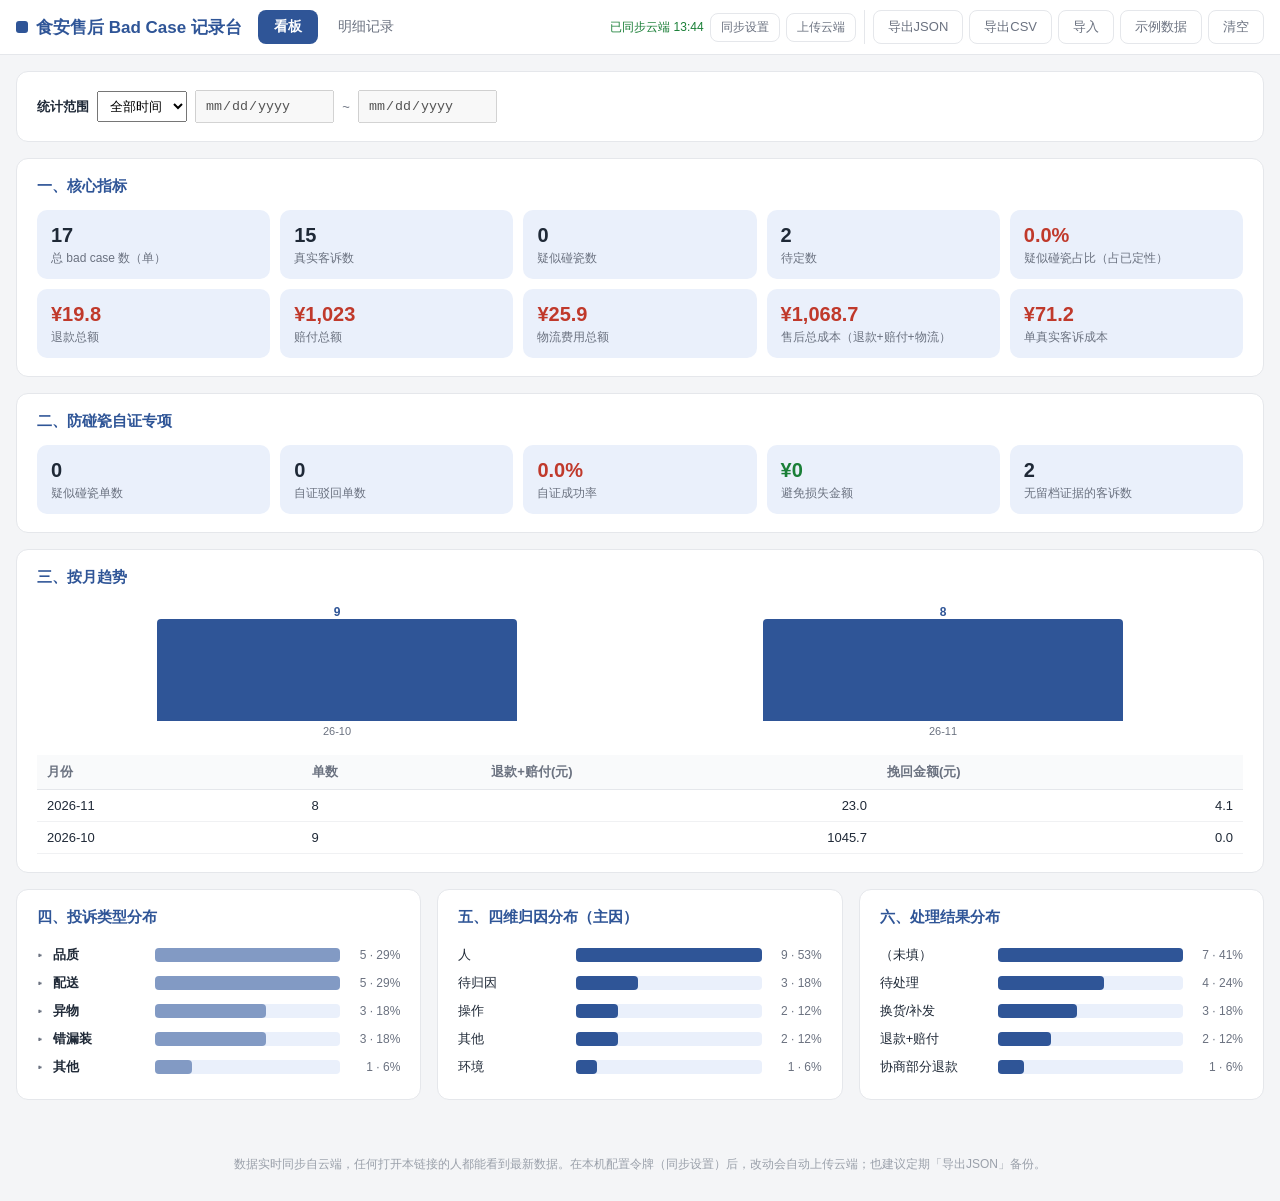
<file: index.html>
<!DOCTYPE html>
<html lang="zh-CN">
<head>
  <meta charset="UTF-8" />
  <meta name="viewport" content="width=device-width, initial-scale=1.0" />
  <title>食安售后 Bad Case 记录台</title>
  <link rel="stylesheet" href="./css/style.css" />
</head>
<body>
  <header class="topbar">
    <div class="topbar-inner">
      <div class="brand">
        <span class="brand-dot"></span>
        <h1>食安售后 Bad Case 记录台</h1>
      </div>
      <nav class="tabs" id="tabs">
        <button class="tab active" data-tab="dashboard">看板</button>
        <button class="tab" data-tab="records">明细记录</button>
      </nav>
      <div class="data-menu">
        <div class="cloud-sync">
          <span id="sync-status" class="sync-status busy">云端同步中…</span>
          <button class="btn ghost sm" id="btn-token" title="配置 GitHub 写入令牌，配置后改动自动上传云端">同步设置</button>
          <button class="btn ghost sm" id="btn-sync-now" title="手动把当前数据上传云端">上传云端</button>
        </div>
        <button class="btn ghost" id="btn-export-json" title="导出全部数据用于备份/迁移">导出JSON</button>
        <button class="btn ghost" id="btn-export-csv" title="导出CSV，可用Excel打开">导出CSV</button>
        <button class="btn ghost" id="btn-import">导入</button>
        <button class="btn ghost" id="btn-demo" title="载入3条示例数据，方便了解功能">示例数据</button>
        <button class="btn danger ghost" id="btn-clear">清空</button>
        <input type="file" id="file-input" accept=".json,.csv" hidden />
      </div>
    </div>
  </header>

  <main>
    <!-- ================= 看板 ================= -->
    <section id="view-dashboard" class="view active">
      <div class="card">
        <div class="date-filter">
          <span class="df-label">统计范围</span>
          <select id="range-preset">
            <option value="all">全部时间</option>
            <option value="month">本月</option>
            <option value="d30">近30天</option>
            <option value="d90">近90天</option>
            <option value="custom">自定义</option>
          </select>
          <input type="date" id="range-start" disabled />
          <span class="df-sep">~</span>
          <input type="date" id="range-end" disabled />
        </div>
      </div>

      <div class="card">
        <h2 class="card-title">一、核心指标</h2>
        <div class="kpi-grid" id="kpi-grid"></div>
      </div>

      <div class="card">
        <h2 class="card-title">二、防碰瓷自证专项</h2>
        <div class="kpi-grid small" id="kpi-anti"></div>
      </div>

      <div class="card">
        <h2 class="card-title">三、按月趋势</h2>
        <div class="month-chart" id="month-chart"></div>
        <div class="table-wrap">
          <table class="data-table" id="month-table">
            <thead>
              <tr><th>月份</th><th>单数</th><th>退款+赔付(元)</th><th>挽回金额(元)</th></tr>
            </thead>
            <tbody></tbody>
          </table>
        </div>
      </div>

      <div class="dist-grid">
        <div class="card"><h2 class="card-title">四、投诉类型分布</h2><div class="dist-list" id="dist-type"></div></div>
        <div class="card"><h2 class="card-title">五、四维归因分布（主因）</h2><div class="dist-list" id="dist-cause"></div></div>
        <div class="card"><h2 class="card-title">六、处理结果分布</h2><div class="dist-list" id="dist-result"></div></div>
      </div>
    </section>

    <!-- ================= 明细 ================= -->
    <section id="view-records" class="view">
      <div class="card">
        <div class="records-toolbar">
          <h2 class="card-title">明细记录 <span class="rec-count" id="rec-count"></span></h2>
          <div class="filters">
<select id="filter-nature"><option value="">全部定性</option></select>
<select id="filter-group"><option value="">全部大类</option></select>
<select id="filter-type" disabled><option value="">先选大类</option></select>
            <input type="search" id="filter-text" placeholder="搜描述/订单号/备注…" />
            <button class="btn primary" id="btn-add">+ 新增记录</button>
          </div>
        </div>
        <div class="table-wrap">
          <table class="data-table records-table">
            <thead>
              <tr>
                <th data-fcol="date">日期</th><th data-fcol="channel">渠道</th><th data-fcol="customerName">客户名</th><th data-fcol="phone">电话</th><th data-fcol="type">类型</th><th data-fcol="nature">定性</th><th data-fcol="cause">归因</th><th data-fcol="proof">留档</th><th data-fcol="result">结果</th>
                <th class="num">退款</th><th class="num">赔付</th><th class="num">物流</th><th class="num">挽回</th><th data-fcol="review">差评</th><th>操作</th>
              </tr>
            </thead>
            <tbody id="records-body"></tbody>
          </table>
        </div>
        <div class="empty-hint" id="empty-hint" hidden>
          还没有记录。点右上角「示例数据」看看效果，或「+ 新增记录」开始使用。
        </div>
      </div>
    </section>
  </main>

  <!-- ================= 录入/编辑 弹窗 ================= -->
  <div class="modal-mask" id="modal-mask" hidden>
    <div class="modal">
      <h2 class="modal-title" id="modal-title">新增 Bad Case 记录</h2>
      <form id="record-form">
        <div class="form-grid">
          <label>发生日期 <i>*</i>
            <input type="date" name="date" required />
          </label>
          <label>渠道
            <select name="channel" data-options="channel"></select>
          </label>
          <label>客户名
            <input type="text" name="customerName" placeholder="与排线工具客户名一致" />
            <span class="field-hint">与联系电话双保险匹配：排线趟卡/客户地图自动标记客诉史</span>
          </label>
          <label>联系电话
            <input type="text" name="phone" placeholder="11 位手机号" inputmode="numeric" maxlength="11" />
            <span class="field-hint">与报单里「电话」一致；与客户名都填对才会联动标记</span>
          </label>
          <label>问题大类 <i>*</i>
            <select name="typeGroup" id="type-group" required></select>
          </label>
          <label>具体类型 <i>*</i>
            <select name="typeItem" id="type-item" required disabled>
              <option value="">先选大类</option>
            </select>
          </label>
          <label class="full">问题描述
            <textarea name="desc" rows="2" placeholder="发生了什么、用户诉求是什么"></textarea>
          </label>
          <label>定性 <i>*</i>
            <select name="nature" data-options="nature" required></select>
          </label>
          <label>归因维度（主因）
            <select name="cause" data-options="cause"></select>
          </label>
          <label>留档证据
            <select name="proof" data-options="proof"></select>
          </label>
          <label>处理结果
            <select name="result" data-options="result"></select>
          </label>
          <label class="full">照片（可选，可多选，自动压缩）
            <input type="file" name="photos" accept="image/*" multiple />
            <div class="photo-previews" id="photo-previews"></div>
          </label>
          <label>退款金额(元)
            <input type="number" name="refund" step="0.1" min="0" value="0" />
          </label>
          <label>赔付金额(元)
            <input type="number" name="comp" step="0.1" min="0" value="0" />
          </label>
          <label>挽回金额(元)
            <input type="number" name="saved" step="0.1" min="0" value="0" />
            <span class="field-hint">仅疑似碰瓷单填：若无证据，这单大概要赔多少</span>
          </label>
          <label>是否差评
            <select name="review" data-options="review"></select>
          </label>
          <label>订单编号
            <input type="text" name="orderId" placeholder="留空自动生成" />
            <span class="field-hint">规则：日期#当天第几单，如 20261015#3</span>
          </label>
          <label>物流费用(元)
            <input type="number" name="logistics" step="0.1" min="0" value="0" />
            <span class="field-hint">因本单售后产生的运费（退件/补发等）</span>
          </label>
          <label class="full">备注 / 沟通记录
            <textarea name="note" rows="2" placeholder="选填"></textarea>
          </label>
        </div>
        <div class="modal-actions">
          <button type="button" class="btn ghost" id="btn-cancel">取消</button>
          <button type="submit" class="btn primary">保存</button>
        </div>
      </form>
    </div>
  </div>

  <div class="modal-mask" id="lightbox" hidden><div class="lightbox" id="lightbox-body"></div></div>

  <div class="toast" id="toast" hidden></div>
  <footer class="page-foot">数据实时同步自云端，任何打开本链接的人都能看到最新数据。在本机配置令牌（同步设置）后，改动会自动上传云端；也建议定期「导出JSON」备份。</footer>

  <script type="module" src="./js/app.js"></script>
</body>
</html>
</file>
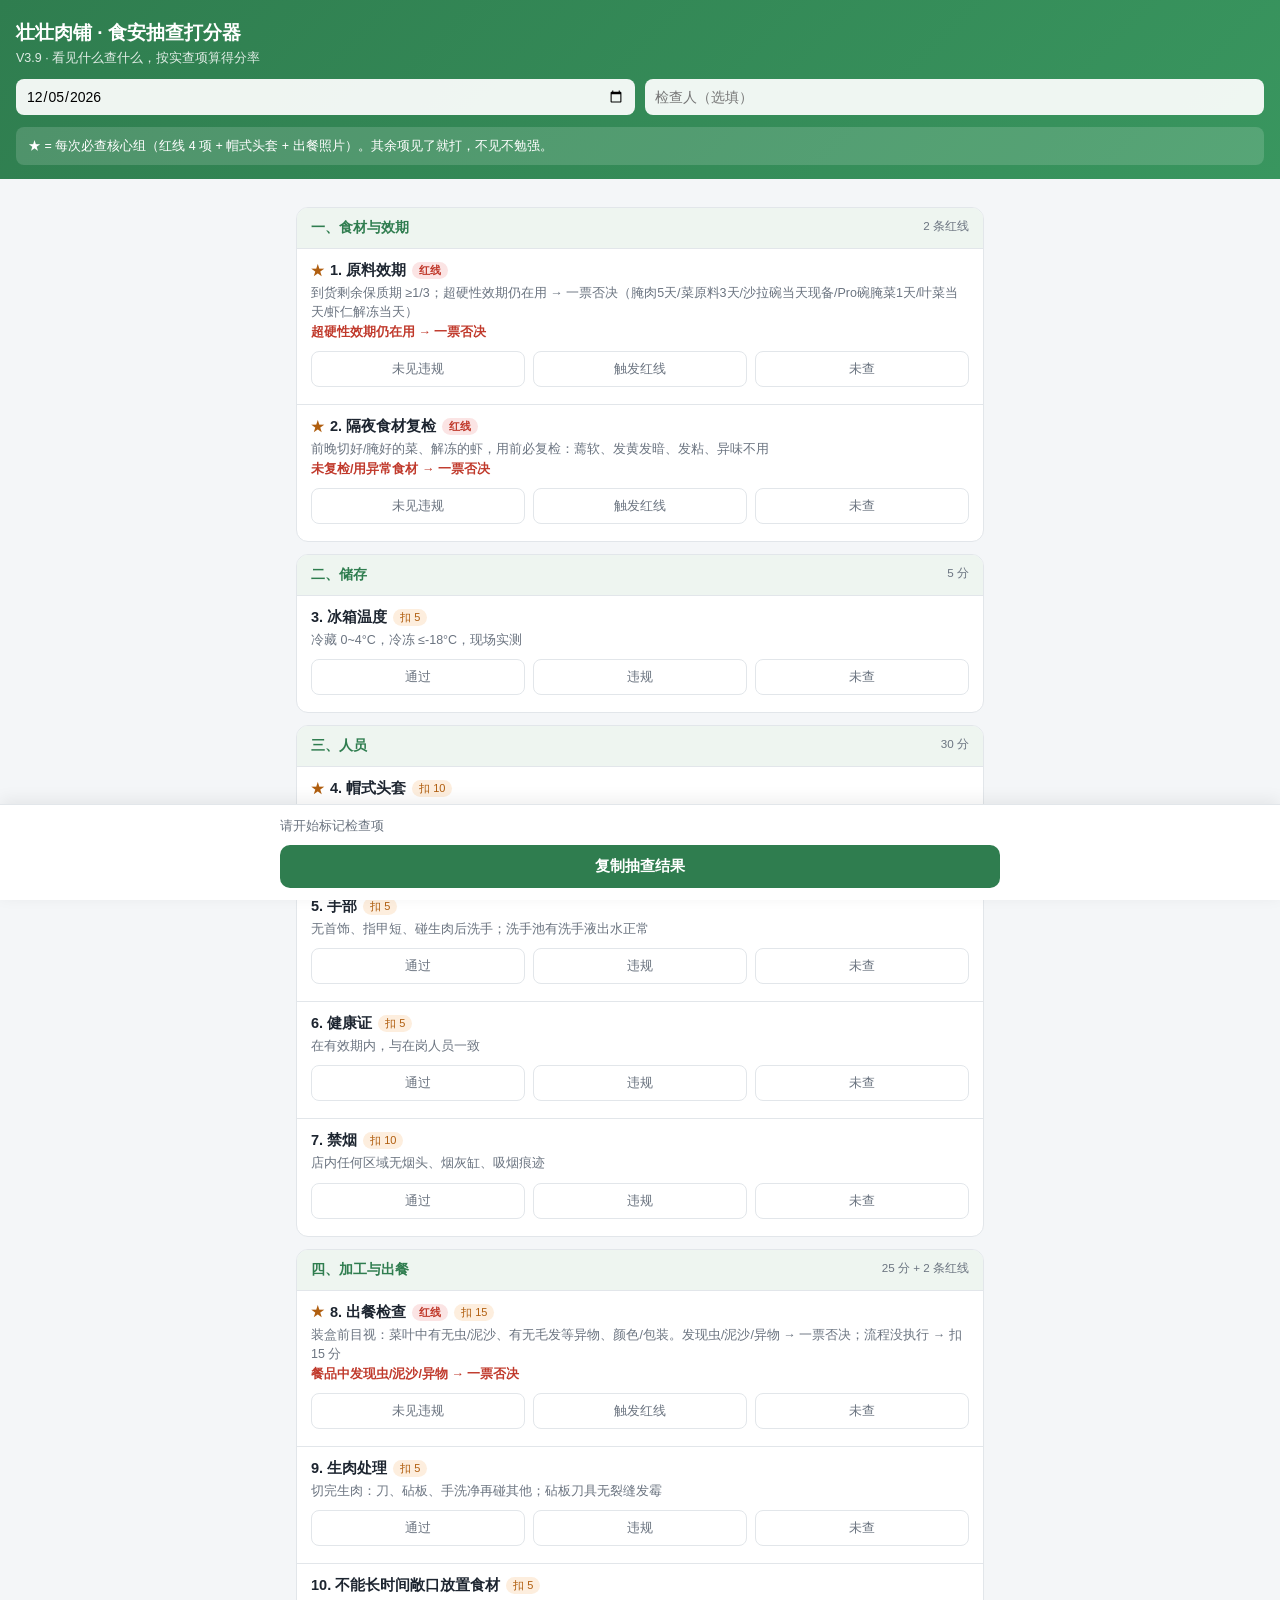
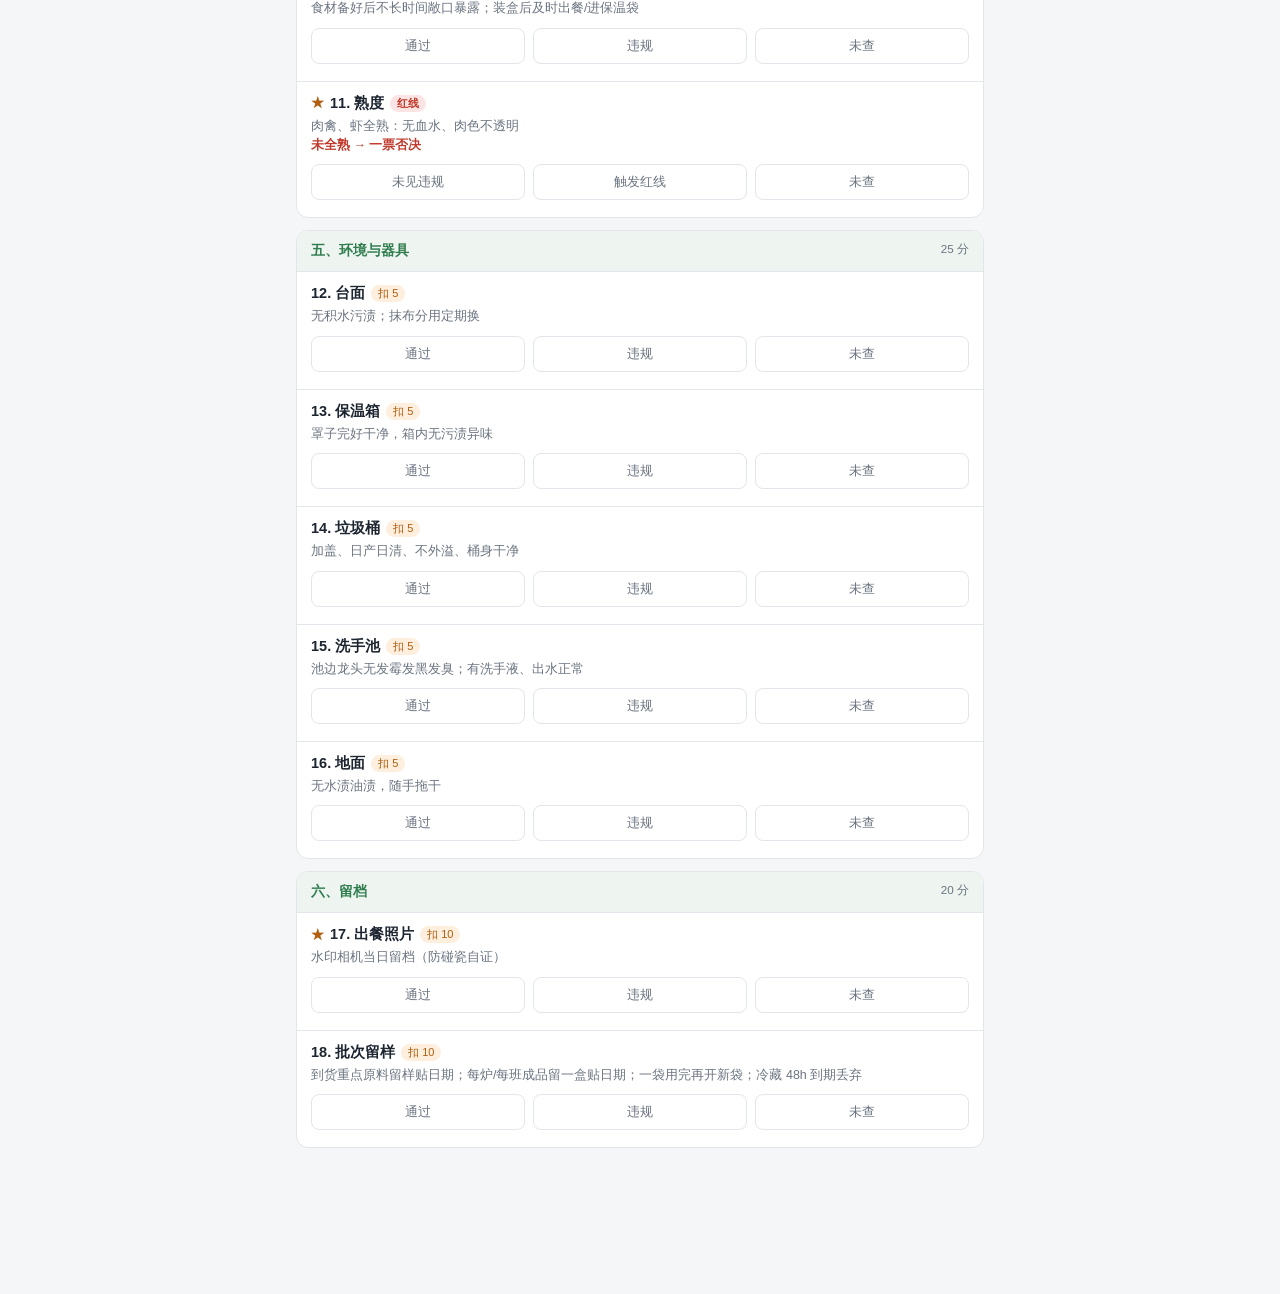
<file: audit.html>
<!DOCTYPE html>
<html lang="zh-CN">
<head>
<meta charset="UTF-8">
<meta name="viewport" content="width=device-width, initial-scale=1.0, viewport-fit=cover">
<title>壮壮肉铺 · 食安抽查打分器</title>
<style>
:root{--primary:#2f7d4f;--red:#c0392b;--bg:#f4f6f8;--card:#fff;--border:#e2e6ea;--gray:#6b7480;--dark:#1d2530;--amber:#b8860b;}
*{box-sizing:border-box;margin:0;padding:0;font-family:-apple-system,BlinkMacSystemFont,"PingFang SC","Microsoft YaHei",sans-serif;}
body{background:var(--bg);color:var(--dark);padding-bottom:130px;}
.wrap{max-width:720px;margin:0 auto;padding:16px;}
header{padding:20px 16px 14px;background:linear-gradient(135deg,#2f7d4f,#39965f);color:#fff;}
header h1{font-size:19px;font-weight:600;}
header p{font-size:12.5px;opacity:.85;margin-top:4px;}
.meta{display:flex;gap:10px;margin-top:12px;}
.meta input{flex:1;padding:9px 10px;border:none;border-radius:8px;font-size:14px;background:rgba(255,255,255,.92);}
.core-tip{margin:12px 0 0;padding:9px 12px;border-radius:8px;background:rgba(255,255,255,.15);font-size:12.5px;line-height:1.6;}
.sec{background:var(--card);border-radius:12px;margin-top:12px;overflow:hidden;border:1px solid var(--border);}
.sec-title{padding:11px 14px;font-size:14px;font-weight:600;background:#eef5f0;color:var(--primary);display:flex;justify-content:space-between;}
.sec-title small{font-weight:400;color:var(--gray);}
.item{padding:12px 14px;border-top:1px solid var(--border);}
.item-name{font-size:14.5px;font-weight:600;display:flex;align-items:center;gap:6px;flex-wrap:wrap;}
.pt{font-size:11px;padding:1px 7px;border-radius:10px;background:#e8edf1;color:var(--gray);font-weight:400;}
.pt.big{background:#fdeede;color:#b05e0f;}
.red-tag{font-size:11px;padding:1px 7px;border-radius:10px;background:#fbe4e4;color:var(--red);font-weight:600;}
.star{color:#b05e0f;font-size:13px;}
.std{font-size:12.5px;color:var(--gray);margin-top:4px;line-height:1.55;}
.btns{display:flex;gap:8px;margin-top:9px;}
.btns button{flex:1;padding:8px 0;border-radius:8px;border:1.5px solid var(--border);background:#fff;font-size:13px;color:var(--gray);}
.btns button.on-pass{border-color:var(--primary);background:#e9f5ee;color:var(--primary);font-weight:600;}
.btns button.on-fail{border-color:var(--red);background:#fdecec;color:var(--red);font-weight:600;}
.btns button.on-skip{border-color:#4a5566;background:#4a5566;color:#fff;font-weight:600;}
.ded-list{margin-top:5px;font-size:12.5px;color:var(--red);line-height:1.5;}
.bar{position:fixed;left:0;right:0;bottom:0;background:#fff;border-top:1px solid var(--border);box-shadow:0 -4px 16px rgba(0,0,0,.07);padding:12px 16px calc(12px + env(safe-area-inset-bottom));}
.bar-in{max-width:720px;margin:0 auto;}
.stats{display:flex;gap:16px;align-items:baseline;flex-wrap:wrap;font-size:13px;color:var(--gray);}
.rate{font-size:26px;font-weight:700;color:var(--dark);}
.grade{font-size:13px;font-weight:600;padding:3px 10px;border-radius:8px;background:#e8edf1;}
.grade.g-ok{background:#e9f5ee;color:var(--primary);}
.grade.g-pass{background:#fdeede;color:#b05e0f;}
.grade.g-bad{background:#fdecec;color:var(--red);}
.copybtn{margin-top:10px;width:100%;padding:12px;border:none;border-radius:10px;background:var(--primary);color:#fff;font-size:15px;font-weight:600;}
.copybtn:active{transform:scale(.99);}
.toast{position:fixed;left:50%;bottom:150px;transform:translateX(-50%);background:rgba(29,37,48,.9);color:#fff;font-size:13px;padding:9px 18px;border-radius:20px;opacity:0;transition:opacity .25s;pointer-events:none;}
.toast.show{opacity:1;}
.rule{font-size:12px;color:var(--gray);margin-top:2px;}
</style>
</head>
<body>
<header>
  <h1>壮壮肉铺 · 食安抽查打分器</h1>
  <p>V3.9 · 看见什么查什么，按实查项算得分率</p>
  <div class="meta">
    <input id="m-date" type="date">
    <input id="m-name" placeholder="检查人（选填）">
  </div>
  <div class="core-tip">★ = 每次必查核心组（红线 4 项 + 帽式头套 + 出餐照片）。其余项见了就打，不见不勉强。</div>
</header>
<div class="wrap" id="list"></div>
<div class="bar"><div class="bar-in">
  <div class="stats" id="stats">请开始标记检查项</div>
  <button class="copybtn" id="copy">复制抽查结果</button>
</div></div>
<div class="toast" id="toast">已复制</div>
<script>
const CORE = new Set([1,2,4,8,11,17]);
const DATA = [
 {sec:'一、食材与效期',sum:'2 条红线',items:[
  {no:1,name:'原料效期',std:'到货剩余保质期 ≥1/3；超硬性效期仍在用 → 一票否决（腌肉5天/菜原料3天/沙拉碗当天现备/Pro碗腌菜1天/叶菜当天/虾仁解冻当天）',pts:0,red:true,redDesc:'超硬性效期仍在用 → 一票否决'},
  {no:2,name:'隔夜食材复检',std:'前晚切好/腌好的菜、解冻的虾，用前必复检：蔫软、发黄发暗、发粘、异味不用',pts:0,red:true,redDesc:'未复检/用异常食材 → 一票否决'},
 ]},
 {sec:'二、储存',sum:'5 分',items:[
  {no:3,name:'冰箱温度',std:'冷藏 0~4°C，冷冻 ≤-18°C，现场实测',pts:5},
 ]},
 {sec:'三、人员',sum:'30 分',items:[
  {no:4,name:'帽式头套',std:'罩住所有头发含鬓角碎发',pts:10},
  {no:5,name:'手部',std:'无首饰、指甲短、碰生肉后洗手；洗手池有洗手液出水正常',pts:5},
  {no:6,name:'健康证',std:'在有效期内，与在岗人员一致',pts:5},
  {no:7,name:'禁烟',std:'店内任何区域无烟头、烟灰缸、吸烟痕迹',pts:10},
 ]},
 {sec:'四、加工与出餐',sum:'25 分 + 2 条红线',items:[
  {no:8,name:'出餐检查',std:'装盒前目视：菜叶中有无虫/泥沙、有无毛发等异物、颜色/包装。发现虫/泥沙/异物 → 一票否决；流程没执行 → 扣 15 分',pts:15,red:true,redDesc:'餐品中发现虫/泥沙/异物 → 一票否决'},
  {no:9,name:'生肉处理',std:'切完生肉：刀、砧板、手洗净再碰其他；砧板刀具无裂缝发霉',pts:5},
  {no:10,name:'不能长时间敞口放置食材',std:'食材备好后不长时间敞口暴露；装盒后及时出餐/进保温袋',pts:5,dedNote:'违规扣 5'},
  {no:11,name:'熟度',std:'肉禽、虾全熟：无血水、肉色不透明',pts:0,red:true,redDesc:'未全熟 → 一票否决'},
 ]},
 {sec:'五、环境与器具',sum:'25 分',items:[
  {no:12,name:'台面',std:'无积水污渍；抹布分用定期换',pts:5},
  {no:13,name:'保温箱',std:'罩子完好干净，箱内无污渍异味',pts:5},
  {no:14,name:'垃圾桶',std:'加盖、日产日清、不外溢、桶身干净',pts:5},
  {no:15,name:'洗手池',std:'池边龙头无发霉发黑发臭；有洗手液、出水正常',pts:5},
  {no:16,name:'地面',std:'无水渍油渍，随手拖干',pts:5},
 ]},
 {sec:'六、留档',sum:'20 分',items:[
  {no:17,name:'出餐照片',std:'水印相机当日留档（防碰瓷自证）',pts:10},
  {no:18,name:'批次留样',std:'到货重点原料留样贴日期；每炉/每班成品留一盒贴日期；一袋用完再开新袋；冷藏 48h 到期丢弃',pts:10,dedNote:'缺生样 -10 / 缺熟样 -10'},
 ]},
];
const state = {}; // no -> 'pass'|'fail'|'skip'   红线项 fail = 触发红线
DATA.forEach(s=>s.items.forEach(i=>state[i.no]=null));
const listEl = document.getElementById('list');
DATA.forEach(sec=>{
  const box = document.createElement('div'); box.className='sec';
  box.innerHTML = `<div class="sec-title"><span>${sec.sec}</span><small>${sec.sum}</small></div>`;
  sec.items.forEach(it=>{
    const d = document.createElement('div'); d.className='item';
    d.innerHTML = `
      <div class="item-name">${CORE.has(it.no)?'<span class="star">★</span>':''}${it.no}. ${it.name}
        ${it.red?'<span class="red-tag">红线</span>':''}${it.redLabel?`<span class="red-tag">${it.redLabel}</span>`:''}
        ${it.pts?`<span class="pt big">扣 ${it.pts}</span>`:''}
      </div>
      <div class="std">${it.std}${it.redDesc?`<br><b style="color:var(--red)">${it.redDesc}</b>`:''}</div>
      <div class="btns" data-no="${it.no}">
        <button data-v="pass">${it.red?'未见违规':'通过'}</button>
        <button data-v="fail">${it.red?'触发红线':'违规'}</button>
        <button data-v="skip">未查</button>
      </div>
      <div class="ded-list" id="ded-${it.no}"></div>`;
    box.appendChild(d);
  });
  listEl.appendChild(box);
});
document.querySelectorAll('.item').forEach(item=>{
  const no = +item.querySelector('.btns').dataset.no;
  const btns = item.querySelectorAll('.btns button');
  btns.forEach(b=>b.addEventListener('click',()=>{
    const v = b.dataset.v;
    state[no] = (state[no]===v) ? null : v;
    btns.forEach(x=>x.classList.remove('on-pass','on-fail','on-skip'));
    if(state[no]) b.classList.add(state[no]==='pass'?'on-pass':state[no]==='fail'?'on-fail':'on-skip');
    calc();
  }));
});
const allItems = DATA.flatMap(s=>s.items);
function findItem(no){return allItems.find(i=>i.no===no);}
function calc(){
  let earns=0, ded=0, checked=0, fails=[], redHit=null;
  allItems.forEach(it=>{
    const st = state[it.no];
    if(st==='pass'){checked++;}
    else if(st==='fail'){
      checked++;
      if(it.red){redHit = it.redDesc || '触发红线';}
      else{earns+=it.pts;ded+=it.pts;fails.push(`${it.no}.${it.name} -${it.pts}`);}
      const box=document.getElementById('ded-'+it.no); if(box) box.textContent = it.red?(it.redDesc||'触发红线'):(it.dedNote||(`扣 ${it.pts} 分`)); else if(box)box.textContent='';
    } else if(st==='skip'){checked++;}
    else {const box=document.getElementById('ded-'+it.no); if(box) box.textContent='';}
    if(st==='pass'||st==='skip'){const box=document.getElementById('ded-'+it.no); if(box) box.textContent='';}
    if(st==='pass' && !it.red) earns += it.pts;
  });
  const coreMissing = [...CORE].filter(no=>!state[no]).length;
  const st = document.getElementById('stats');
  if(checked===0){st.innerHTML='请开始标记检查项';return;}
  let rate, grade, gcls;
  if(redHit){rate=0;grade='触发红线：停业整改';gcls='g-bad';}
  else if(earns===0){st.innerHTML='当前实查项均为红线项，请再查一些计分项';return;}
  else{
    rate = (earns-ded)/earns*100;
    grade = rate>=90?'优':rate>=80?'合格':rate>=70?'一周内整改':'停业整改';
    gcls = rate>=90?'g-ok':rate>=80?'g-pass':rate>=70?'g-pass':'g-bad';
  }
  st.innerHTML = `<span class="rate">${rate.toFixed(0)}%</span><span class="grade ${gcls}">${grade}</span>
    <span>实查 ${checked} 项 · 应得 ${earns} · 已扣 ${ded}</span>
    ${coreMissing?`<span style="color:var(--amber)">⚠ 核心组未查 ${coreMissing} 项</span>`:`<span style="color:var(--primary)">核心组已查齐</span>`}`;
  window.__result = {checked,earns,ded,fails,redHit,rate,grade,coreMissing};
}
document.getElementById('copy').addEventListener('click',()=>{
  const r = window.__result;
  if(!r){toast('还没有检查结果');return;}
  const dateEl = document.getElementById('m-date');
  const name = document.getElementById('m-name').value;
  const dt = dateEl.value ? dateEl.value : new Date().toISOString().slice(0,10);
  const lines = [
    '【食安抽查 · 壮壮肉铺】',
    `日期：${dt}` + (name?` · 检查人：${name}`:''),
    `实查：${r.checked} 项（应得 ${r.earns} 分，扣 ${r.ded} 分）`,
  ];
  if(r.redHit) lines.push(`红线触发：${r.redHit}`);
  else if(r.fails.length) lines.push(`扣分项：${r.fails.join('；')}`);
  else lines.push('扣分项：无');
  lines.push(`得分率：${r.rate.toFixed(0)}% → ${r.grade}`);
  if(r.coreMissing) lines.push(`备注：核心组尚有 ${r.coreMissing} 项未查`);
  const text = lines.join('\n');
  if(navigator.clipboard && navigator.clipboard.writeText){
    navigator.clipboard.writeText(text).then(()=>toast('已复制，可粘贴')).catch(()=>fallback(text));
  } else fallback(text);
  function fallback(t){
    const ta=document.createElement('textarea');ta.value=t;document.body.appendChild(ta);ta.select();
    try{document.execCommand('copy');toast('已复制，可粘贴');}catch(e){toast('复制失败，请截图');}
    ta.remove();
  }
});
function toast(s){const t=document.getElementById('toast');t.textContent=s;t.classList.add('show');setTimeout(()=>t.classList.remove('show'),1800);}
document.getElementById('m-date').value = new Date().toISOString().slice(0,10);
calc();
</script>
</body>
</html>
</file>
<file: css/style.css>
:root {
  --primary: #2f5597;
  --primary-light: #eaf0fb;
  --danger: #c0392b;
  --danger-light: #fdecea;
  --ok: #1a7f37;
  --ok-light: #e8f4ea;
  --warn: #b25e09;
  --warn-light: #fdf3e3;
  --gray: #6b7280;
  --border: #e5e7eb;
  --text: #1f2937;
  --bg: #f4f5f7;
}

* { box-sizing: border-box; margin: 0; padding: 0; }

[hidden] { display: none !important; }

body {
  font-family: "Microsoft YaHei", "PingFang SC", "Segoe UI", sans-serif;
  background: var(--bg);
  color: var(--text);
  min-height: 100vh;
}

/* ---------- 顶栏 ---------- */
.topbar { background: #fff; border-bottom: 1px solid var(--border); position: sticky; top: 0; z-index: 20; }
.topbar-inner {
  max-width: 1280px; margin: 0 auto; padding: 10px 16px;
  display: flex; align-items: center; gap: 16px; flex-wrap: wrap;
}
.brand { display: flex; align-items: center; gap: 8px; }
.brand-dot { width: 12px; height: 12px; border-radius: 3px; background: var(--primary); }
.brand h1 { font-size: 17px; font-weight: 700; color: var(--primary); white-space: nowrap; }
.tabs { display: flex; gap: 4px; }
.tab {
  border: none; background: transparent; padding: 8px 16px; font-size: 14px;
  border-radius: 8px; cursor: pointer; color: var(--gray); font-family: inherit;
}
.tab.active { background: var(--primary); color: #fff; font-weight: 600; }
.data-menu { margin-left: auto; display: flex; gap: 6px; flex-wrap: wrap; }

/* ---------- 按钮 ---------- */
.btn {
  font-family: inherit; font-size: 13px; padding: 7px 14px; border-radius: 8px;
  cursor: pointer; border: 1px solid transparent; white-space: nowrap;
}
.btn.primary { background: var(--primary); color: #fff; }
.btn.primary:hover { background: #24437a; }
.btn.ghost { background: #fff; color: var(--gray); border-color: var(--border); }
.btn.ghost:hover { color: var(--primary); border-color: var(--primary); }
.btn.danger.ghost:hover { color: var(--danger); border-color: var(--danger); }
.btn.link { background: none; color: var(--primary); padding: 2px 6px; }
.btn.link.danger { color: var(--danger); }
.btn.sm { font-size: 12px; padding: 5px 10px; }

/* ---------- 云端同步 ---------- */
.cloud-sync { display: flex; align-items: center; gap: 6px; padding-right: 8px; margin-right: 2px; border-right: 1px solid var(--border); }
.sync-status { font-size: 12px; color: var(--gray); max-width: 300px; overflow: hidden; text-overflow: ellipsis; white-space: nowrap; }
.sync-status.ok { color: var(--ok); }
.sync-status.busy { color: var(--gray); }
.sync-status.warn { color: #b8860b; }
.sync-status.err { color: var(--danger); }

/* ---------- 主体 ---------- */
main { max-width: 1280px; margin: 16px auto 40px; padding: 0 16px; }
.view { display: none; }
.view.active { display: block; }
.card {
  background: #fff; border: 1px solid var(--border); border-radius: 12px;
  padding: 18px 20px; margin-bottom: 16px;
}
.card-title { font-size: 15px; font-weight: 700; color: var(--primary); margin-bottom: 14px; }

/* ---------- KPI ---------- */
.kpi-grid { display: grid; grid-template-columns: repeat(5, 1fr); gap: 10px; }
.kpi-grid.small { grid-template-columns: repeat(5, 1fr); }
.kpi {
  background: var(--primary-light); border-radius: 10px; padding: 12px 14px; min-width: 0;
}
.kpi .k-val { font-size: 20px; font-weight: 700; line-height: 1.3; white-space: nowrap; }
.kpi .k-val.money { color: var(--danger); }
.kpi .k-val.pct { color: var(--danger); }
.kpi .k-val.good { color: var(--ok); }
.kpi .k-label { font-size: 12px; color: var(--gray); margin-top: 2px; }

/* ---------- 按月趋势 ---------- */
.month-chart { display: flex; align-items: flex-end; gap: 6px; height: 140px; margin-bottom: 14px; overflow-x: auto; padding: 4px 0; }
.month-col { display: flex; flex-direction: column; align-items: center; justify-content: flex-end; min-width: 46px; flex: 1; height: 100%; }
.month-col .m-val { font-size: 12px; color: var(--primary); font-weight: 600; }
.month-col .m-bar { width: 60%; background: var(--primary); border-radius: 4px 4px 0 0; min-height: 2px; }
.month-col .m-label { font-size: 11px; color: var(--gray); margin-top: 4px; white-space: nowrap; }

/* ---------- 分布 ---------- */
.dist-grid { display: grid; grid-template-columns: repeat(3, 1fr); gap: 16px; }
.dist-row { display: grid; grid-template-columns: 110px 1fr 52px; align-items: center; gap: 8px; padding: 5px 0; }
.dist-row .d-label { font-size: 13px; overflow: hidden; text-overflow: ellipsis; white-space: nowrap; }
.dist-row .d-track { background: var(--primary-light); border-radius: 4px; height: 14px; }
.dist-row .d-fill { background: var(--primary); height: 100%; border-radius: 4px; min-width: 0; }
.dist-row .d-num { font-size: 12px; color: var(--gray); text-align: right; white-space: nowrap; }
.dist-empty { font-size: 13px; color: var(--gray); padding: 8px 0; }
.dist-row.group { cursor: pointer; border-radius: 6px; }
.dist-row.group:hover { background: #f6f8fc; }
.dist-row.group .d-label { font-weight: 600; }
.dist-row.group .d-fill { opacity: .55; }
.d-caret { display: inline-block; width: 12px; color: var(--gray); font-size: 11px; }
.dist-row.sub { padding-left: 14px; }
.dist-row.sub .d-label { font-size: 12px; color: #4b5563; }
.dist-row.sub .d-fill { opacity: .35; }

/* ---------- 明细表 ---------- */
.records-toolbar { display: flex; align-items: center; justify-content: space-between; flex-wrap: wrap; gap: 10px; margin-bottom: 12px; }
.rec-count { font-size: 13px; color: var(--gray); font-weight: 400; }
.filters { display: flex; gap: 8px; flex-wrap: wrap; }
.filters select, .filters input {
  font-family: inherit; font-size: 13px; padding: 7px 10px; border: 1px solid var(--border);
  border-radius: 8px; background: #fff; color: var(--text); outline: none;
}
.filters input { min-width: 200px; }
.table-wrap { overflow-x: auto; }
.data-table { width: 100%; border-collapse: collapse; font-size: 13px; white-space: nowrap; }
.data-table th {
  text-align: left; padding: 8px 10px; background: #f9fafb; color: var(--gray);
  font-weight: 600; border-bottom: 1px solid var(--border); position: sticky; top: 0;
}
.data-table td { padding: 8px 10px; border-bottom: 1px solid #f0f1f3; vertical-align: top; }
.data-table td.num { font-variant-numeric: tabular-nums; text-align: right; }
.data-table tr:hover td { background: #fafbfc; }
.td-desc { max-width: 320px; white-space: normal; }

.tag { display: inline-block; padding: 2px 8px; border-radius: 6px; font-size: 12px; }
.tag.real { background: var(--ok-light); color: var(--ok); }
.tag.fake { background: var(--danger-light); color: var(--danger); }
.tag.tbd { background: #f0f1f3; color: var(--gray); }
.tag.review { background: var(--warn-light); color: var(--warn); }
.money-pos { color: var(--danger); }
.money-zero { color: #c3c7cd; }
.empty-hint { text-align: center; color: var(--gray); font-size: 14px; padding: 30px 0; }

/* ---------- 表头筛选 ---------- */
th[data-fcol] { cursor: pointer; user-select: none; }
th[data-fcol]::after { content: ' ▾'; color: #c3c7cd; font-size: 11px; }
th[data-fcol].f-active { color: var(--primary); }
th[data-fcol].f-active::after { color: var(--primary); }
.filter-panel {
  position: absolute; z-index: 60; background: #fff; border: 1px solid var(--border);
  border-radius: 10px; box-shadow: 0 8px 24px rgba(15, 23, 42, .16);
  width: 220px; max-width: 90vw; padding: 10px 12px; font-size: 13px;
}
.filter-panel .fp-head { font-weight: 600; margin-bottom: 8px; }
.filter-panel .fp-list { max-height: 220px; overflow-y: auto; }
.filter-panel .fp-item { display: flex; align-items: center; gap: 6px; padding: 4px 2px; cursor: pointer; }
.filter-panel .fp-item span { flex: 1; overflow: hidden; text-overflow: ellipsis; white-space: nowrap; }
.filter-panel .fp-item em { font-style: normal; color: var(--gray); font-size: 12px; }
.filter-panel .fp-empty { color: var(--gray); padding: 6px 0; }
.filter-panel .fp-foot { display: flex; justify-content: space-between; margin-top: 8px; border-top: 1px solid var(--border); padding-top: 6px; }
.filter-panel .btn.link { font-size: 12px; }

/* ---------- 照片 ---------- */
.photo-previews { display: flex; flex-wrap: wrap; gap: 8px; margin-top: 6px; }
.photo-previews:empty { display: none; }
.photo-thumb { position: relative; width: 72px; height: 72px; }
.photo-thumb img { width: 72px; height: 72px; object-fit: cover; border-radius: 6px; border: 1px solid var(--border); cursor: zoom-in; }
.photo-thumb .thumb-del {
  position: absolute; top: -6px; right: -6px; width: 18px; height: 18px; border-radius: 50%;
  border: none; background: #ef4444; color: #fff; font-size: 12px; line-height: 18px; cursor: pointer; padding: 0;
}
.act-photo { padding: 0 2px; }
.lightbox { display: flex; flex-wrap: wrap; gap: 10px; max-width: min(920px, 92vw); max-height: 86vh; overflow: auto; background: #fff; border-radius: 12px; padding: 16px; }
.lightbox img { max-width: 100%; max-height: 80vh; object-fit: contain; border-radius: 8px; }

/* ---------- 看板日期筛选 ---------- */
.date-filter { display: flex; align-items: center; gap: 8px; flex-wrap: wrap; font-size: 13px; }
.date-filter .df-label { font-weight: 600; }
.date-filter .df-sep { color: var(--gray); }
.date-filter select, .date-filter input[type=date] { padding: 6px 8px; }

/* ---------- 弹窗 ---------- */
.modal-mask {
  position: fixed; inset: 0; background: rgba(15, 23, 42, .45);
  display: flex; align-items: center; justify-content: center; z-index: 50; padding: 16px;
}
.modal {
  background: #fff; border-radius: 14px; padding: 22px 24px; width: 720px; max-width: 100%;
  max-height: 92vh; overflow-y: auto;
}
.modal-title { font-size: 16px; font-weight: 700; margin-bottom: 16px; }
.form-grid { display: grid; grid-template-columns: 1fr 1fr; gap: 12px 16px; }
.form-grid label { display: flex; flex-direction: column; gap: 4px; font-size: 13px; color: var(--text); }
.form-grid label.full { grid-column: 1 / -1; }
.form-grid label i { color: var(--danger); font-style: normal; }
.form-grid input, .form-grid select, .form-grid textarea {
  font-family: inherit; font-size: 14px; padding: 8px 10px; border: 1px solid var(--border);
  border-radius: 8px; outline: none; background: #fff; color: var(--text); width: 100%;
}
.form-grid input:focus, .form-grid select:focus, .form-grid textarea:focus { border-color: var(--primary); }
.field-hint { font-size: 12px; color: var(--warn); }
.modal-actions { display: flex; justify-content: flex-end; gap: 10px; margin-top: 18px; }

/* ---------- 其他 ---------- */
.toast {
  position: fixed; bottom: 24px; left: 50%; transform: translateX(-50%);
  background: #1f2937; color: #fff; font-size: 14px; padding: 10px 20px;
  border-radius: 10px; z-index: 99; box-shadow: 0 4px 14px rgba(0,0,0,.25);
}
.page-foot { text-align: center; font-size: 12px; color: #9aa0aa; padding: 0 16px 28px; }

@media (max-width: 900px) {
  .kpi-grid, .kpi-grid.small { grid-template-columns: repeat(2, 1fr); }
  .dist-grid { grid-template-columns: 1fr; }
  .form-grid { grid-template-columns: 1fr; }
  .topbar-inner { gap: 8px; }
  .data-menu { width: 100%; margin-left: 0; }
  .filters { width: 100%; }
  .filters input { min-width: 120px; flex: 1; }
}
</file>
